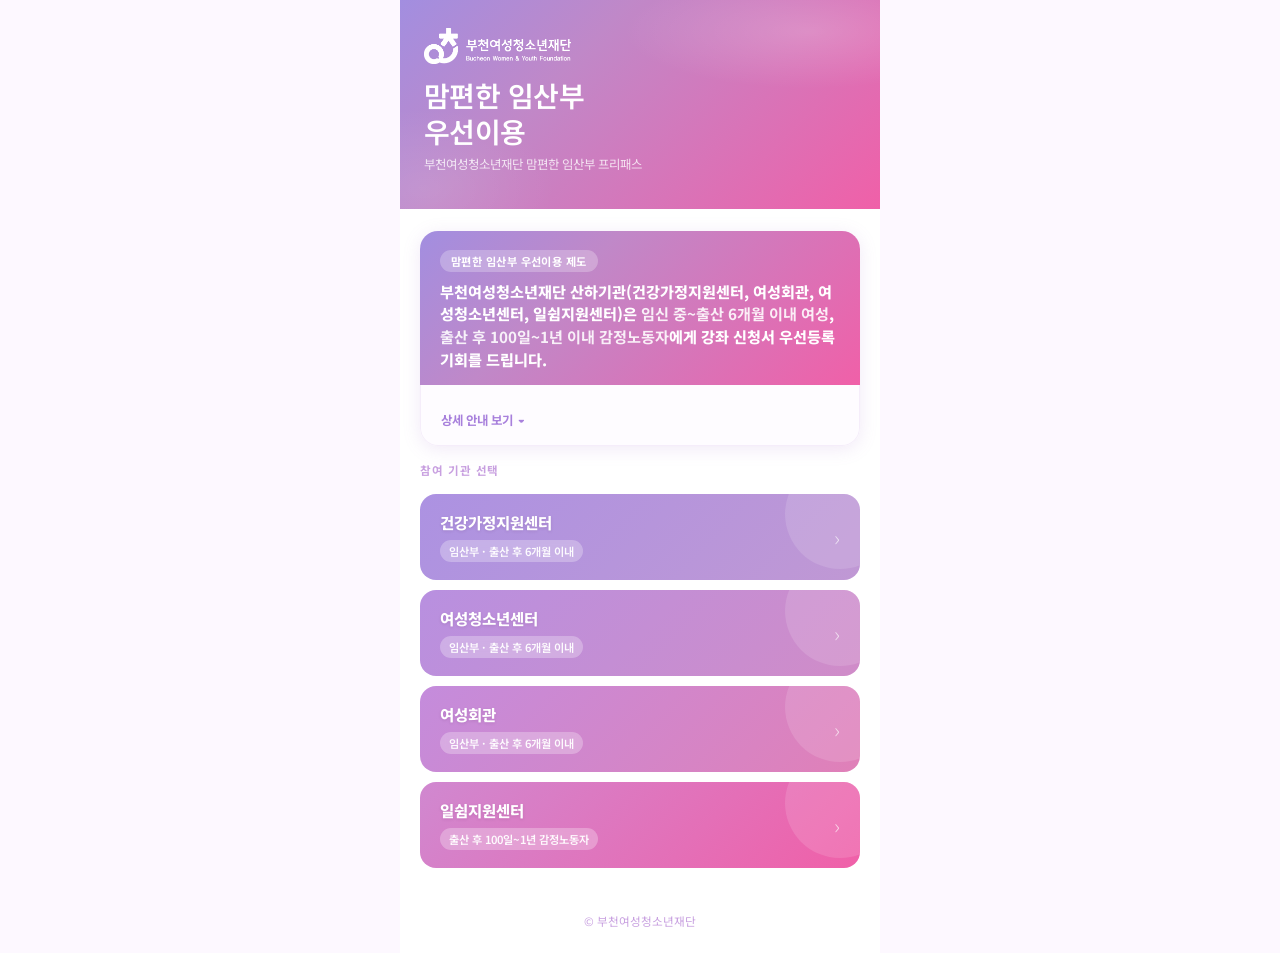
<file: index.html>
<!DOCTYPE html>
<html lang="ko">
<head>
    <meta charset="UTF-8">
    <meta name="viewport" content="width=device-width, initial-scale=1.0">
    <title>맘편한 임산부 우선이용 - 부천여성청소년재단</title>
    <link href="https://fonts.googleapis.com/css2?family=Noto+Sans+KR:wght@300;400;500;700;900&display=swap" rel="stylesheet">
    <style>
        * { margin:0; padding:0; box-sizing:border-box; }
        body { font-family:'Noto Sans KR',sans-serif; background:#FDF8FF; color:#2D1B4E; min-height:100vh; }
        .container { max-width:480px; margin:0 auto; min-height:100vh; display:flex; flex-direction:column; background:white; overflow:hidden; }

        /* 헤더 */
        .main-header {
            position:relative; padding:28px 24px 36px; overflow:hidden;
            background: linear-gradient(135deg, #A28EE0 0%, #C088C8 34%, #F060A8 100%);
        }
        .main-header::before {
            content:''; position:absolute; inset:0;
            background:
                radial-gradient(ellipse 70% 50% at 85% 15%, rgba(255,255,255,0.18) 0%, transparent 55%),
                radial-gradient(ellipse 50% 70% at 5%  90%, rgba(255,255,255,0.10) 0%, transparent 55%);
            pointer-events:none;
        }
        .header-inner { position:relative; z-index:2; }
        .logo-img-header { height:36px; width:auto; display:block; margin-bottom:14px; filter:brightness(0) invert(1); opacity:1.0; }
        .main-header h1 { font-size:1.75rem; font-weight:600; color:white; line-height:1.28; letter-spacing:-.02em; margin-bottom:5px; }
        .header-sub { font-size:0.78rem; color:rgba(255,255,255,0.78); }

        /* 메인 */
        main { flex:1; padding:22px 20px 28px; background:white; display:flex; flex-direction:column; gap:16px; }

        /* 안내 카드 */
        .notice-card { border-radius:18px; overflow:hidden; box-shadow:0 3px 18px rgba(160,110,200,.15); }
        .notice-top { background:linear-gradient(135deg, #A28EE0 0%, #C088C8 34%, #F060A8 100%); padding:16px 20px 14px; }
        .notice-pill {
            display:inline-block; background:rgba(255,255,255,0.25); color:white;
            font-size:0.7rem; font-weight:700; padding:3px 11px; border-radius:20px;
            margin-bottom:8px; letter-spacing:.04em; backdrop-filter:blur(4px);
        }
        .notice-title { font-size:.95rem; font-weight:800; color:white; line-height:1.5; }
        .notice-bottom {
            background:#FEFCFF; padding:16px 20px;
            border:1px solid rgba(180,130,210,.12); border-top:none; border-radius:0 0 18px 18px;
        }
        .notice-text { font-size:.84rem; color:#4A3567; line-height:1.85; }
        .notice-text em { font-style:normal; font-weight:700; color:#A880DC; }
        .toggle-btn {
            display:flex; align-items:center; gap:5px; width:100%; background:none; border:none;
            color:#A880DC; font-size:.78rem; font-weight:700; font-family:'Noto Sans KR',sans-serif;
            cursor:pointer; padding:10px 0 0; transition:opacity .2s;
        }
        .toggle-btn:hover { opacity:.7; }
        .notice-detail { overflow:hidden; max-height:0; transition:max-height .35s ease; }
        .notice-detail.open { max-height:600px; }
        .nd-inner { padding-top:14px; border-top:1px solid #ECC8F8; margin-top:10px; }
        .nd-table { width:100%; border-collapse:collapse; font-size:.79rem; }
        .nd-table th { background:#FDF0FF; padding:7px 10px; text-align:left; font-weight:700; color:#8050A8; border-bottom:1.5px solid #DDB0F0; }
        .nd-table td { padding:7px 10px; border-bottom:1px solid #F8F0FF; vertical-align:top; color:#4A3567; }
        .nd-table tr:last-child td { border-bottom:none; }
        .nd-note { margin-top:10px; font-size:.75rem; color:#C8A0E0; line-height:1.65; }

        /* 기관 목록 */
        .section-heading { font-size:.72rem; font-weight:700; color:#C8A0E0; letter-spacing:.08em; text-transform:uppercase; }
        .inst-list { display:flex; flex-direction:column; gap:10px; }
        .inst-card {
            display:flex; align-items:center; justify-content:space-between;
            border-radius:16px; padding:18px 20px; text-decoration:none;
            transition:transform .2s, box-shadow .2s; position:relative; overflow:hidden;
        }
        .inst-card:hover { transform:translateY(-2px); box-shadow:0 8px 24px rgba(160,110,200,.15); }
        .inst-card::before { content:''; position:absolute; top:-40%; right:-8%; width:110px; height:110px; border-radius:50%; background:rgba(255,255,255,0.13); pointer-events:none; }
        .inst-card.family { background:linear-gradient(135deg, #AC92E2, #C098D4); }
        .inst-card.youth  { background:linear-gradient(135deg, #B890E0, #D08CC8); }
        .inst-card.women  { background:linear-gradient(135deg, #C48CDC, #E080B8); }
        .inst-card.ilshim { background:linear-gradient(135deg, #D088D0, #F060A8); }
        .inst-left { position:relative; z-index:1; }
        .inst-name { font-size:.97rem; font-weight:800; color:white; line-height:1.3; margin-bottom:5px; text-shadow:0 1px 3px rgba(80,30,80,.15); }
        .inst-target { display:inline-block; font-size:.7rem; padding:3px 9px; border-radius:20px; font-weight:600; background:rgba(255,255,255,0.28); color:rgba(255,255,255,.95); backdrop-filter:blur(4px); }
        .inst-arrow { position:relative; z-index:1; color:rgba(255,255,255,.65); font-size:1.3rem; font-weight:300; line-height:1; }

        footer { padding:16px 20px 24px; text-align:center; background:white; }
        footer p { font-size:.73rem; color:#C8A0E0; }
    </style>
</head>
<body>
<div class="container">
    <header class="main-header">
        <div class="header-inner">
            <img src="[data-uri]" alt="부천여성청소년재단" class="logo-img-header">
            <h1>맘편한 임산부<br>우선이용</h1>
            <p class="header-sub">부천여성청소년재단 맘편한 임산부 프리패스</p>
        </div>
    </header>
    <main>
        <div class="notice-card">
            <div class="notice-top">
                <div class="notice-pill">맘편한 임산부 우선이용 제도</div>
                <p class="notice-title">부천여성청소년재단 산하기관(건강가정지원센터, 여성회관, 여성청소년센터, 일쉼지원센터)은 <span style="color:rgba(255,255,255,.88);font-weight:700;">임신 중~출산 6개월 이내 여성</span>, <span style="color:rgba(255,255,255,.88);font-weight:700;">출산 후 100일~1년 이내 감정노동자</span>에게 강좌 신청서 우선등록 기회를 드립니다.</p>
            </div>
            <div class="notice-bottom">
                <button class="toggle-btn" id="toggleBtn" onclick="toggleDetail()">
                    상세 안내 보기 <span id="toggleArrow">▾</span>
                </button>
                <div class="notice-detail" id="noticeDetail">
                    <div class="nd-inner">
                        <table class="nd-table">
                            <thead><tr><th>기관</th><th>참여 대상</th><th>프리패스</th></tr></thead>
                            <tbody>
                                <tr><td>건강가정지원센터</td><td>임신 중 또는<br>출산 후 6개월 이내</td><td>추후공지</td></tr>
                                <tr><td>여성청소년센터</td><td>임신 중 또는<br>출산 후 6개월 이내</td><td>추후공지</td></tr>
                                <tr><td>여성회관</td><td>임신 중 또는<br>출산 후 6개월 이내</td><td>추후공지</td></tr>
                                <tr><td>일쉼지원센터</td><td>산후 100일~1년<br>감정노동자</td><td>정원의 10%</td></tr>
                            </tbody>
                        </table>
                        <p class="nd-note">※ 문의는 각 기관으로 직접 연락해 주세요.<br>※ 프리패스 자리는 선착순으로 운영되며 기관별로 상이합니다.</p>
                    </div>
                </div>
            </div>
        </div>
        <p class="section-heading">참여 기관 선택</p>
        <div class="inst-list">
            <a href="inst.html?inst=family" class="inst-card family">
                <div class="inst-left"><div class="inst-name">건강가정지원센터</div><span class="inst-target">임산부 · 출산 후 6개월 이내</span></div>
                <span class="inst-arrow">›</span>
            </a>
            <a href="inst.html?inst=youth" class="inst-card youth">
                <div class="inst-left"><div class="inst-name">여성청소년센터</div><span class="inst-target">임산부 · 출산 후 6개월 이내</span></div>
                <span class="inst-arrow">›</span>
            </a>
            <a href="inst.html?inst=women" class="inst-card women">
                <div class="inst-left"><div class="inst-name">여성회관</div><span class="inst-target">임산부 · 출산 후 6개월 이내</span></div>
                <span class="inst-arrow">›</span>
            </a>
            <a href="ilshim.html" class="inst-card ilshim">
                <div class="inst-left"><div class="inst-name">일쉼지원센터</div><span class="inst-target">출산 후 100일~1년 감정노동자</span></div>
                <span class="inst-arrow">›</span>
            </a>
        </div>
    </main>
    <footer><p>© 부천여성청소년재단</p></footer>
</div>
<script>
function toggleDetail() {
    const d = document.getElementById('noticeDetail');
    const a = document.getElementById('toggleArrow');
    const b = document.getElementById('toggleBtn');
    d.classList.toggle('open');
    const open = d.classList.contains('open');
    a.textContent = open ? '▴' : '▾';
    b.childNodes[0].textContent = open ? '상세 안내 접기 ' : '상세 안내 보기 ';
}
</script>
</body>
</html>
</file>
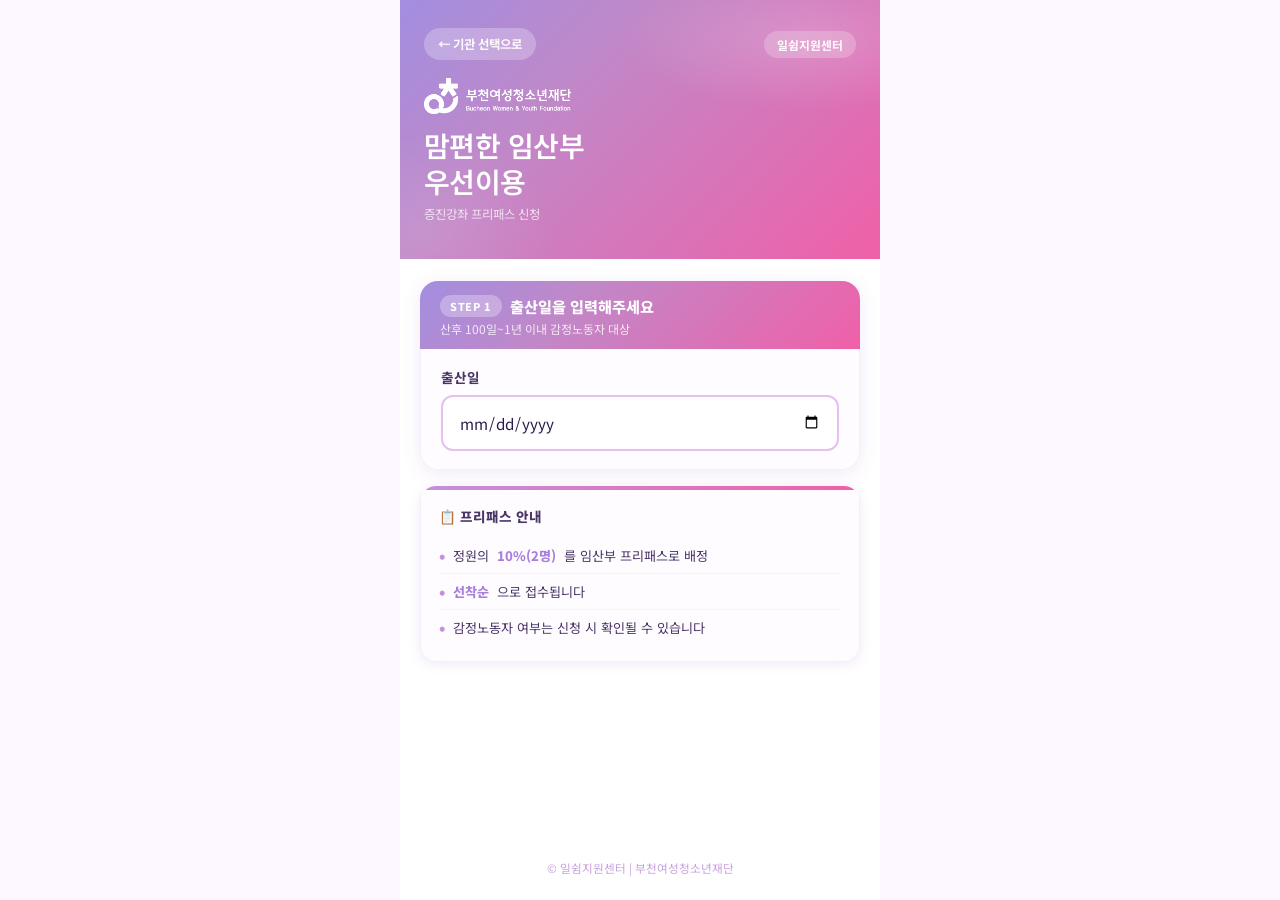
<file: ilshim.html>
<!DOCTYPE html>
<html lang="ko">
<head>
    <meta charset="UTF-8">
    <meta name="viewport" content="width=device-width, initial-scale=1.0">
    <title>일쉼지원센터 - 맘편한 임산부 우선이용</title>
    <link href="https://fonts.googleapis.com/css2?family=Noto+Sans+KR:wght@300;400;500;700;900&display=swap" rel="stylesheet">
    <style>
        * { margin:0; padding:0; box-sizing:border-box; }
        body { font-family:'Noto Sans KR',sans-serif; background:#FDF8FF; color:#2D1B4E; min-height:100vh; }
        .container { max-width:480px; margin:0 auto; min-height:100vh; display:flex; flex-direction:column; background:white; overflow:hidden; }
        .main-header { position:relative; padding:28px 24px 36px; overflow:hidden; background:linear-gradient(135deg, #A28EE0 0%, #C088C8 34%, #F060A8 100%); }
        .main-header::before {
            content:''; position:absolute; inset:0;
            background: radial-gradient(ellipse 70% 50% at 85% 15%, rgba(255,255,255,0.18) 0%, transparent 55%), radial-gradient(ellipse 50% 70% at 5% 90%, rgba(255,255,255,0.10) 0%, transparent 55%);
            pointer-events:none;
        }
        .header-inner { position:relative; z-index:2; }
        .header-top-row { display:flex; justify-content:space-between; align-items:center; margin-bottom:18px; }
        .back-link { display:inline-flex; align-items:center; gap:5px; background:rgba(255,255,255,0.25); color:rgba(255,255,255,0.95); text-decoration:none; padding:7px 14px; border-radius:20px; font-size:0.78rem; font-weight:700; transition:background .2s; backdrop-filter:blur(4px); }
        .back-link:hover { background:rgba(255,255,255,0.38); }
        .inst-badge { background:rgba(255,255,255,0.22); color:rgba(255,255,255,0.95); border-radius:20px; padding:5px 13px; font-size:0.74rem; font-weight:700; backdrop-filter:blur(4px); }
        .logo-img-header { height:36px; width:auto; display:block; margin-bottom:14px; filter:brightness(0) invert(1); opacity:1.0; }
        .main-header h1 { font-size:1.75rem; font-weight:600; color:white; line-height:1.28; letter-spacing:-.02em; margin-bottom:5px; }
        .header-sub { font-size:0.78rem; color:rgba(255,255,255,0.75); }
        main { flex:1; padding:22px 20px 28px; background:white; display:flex; flex-direction:column; gap:16px; }
        .step-card { border-radius:18px; overflow:hidden; box-shadow:0 3px 18px rgba(160,110,200,.15); }
        .step-card-top { background:linear-gradient(135deg, #A28EE0 0%, #C088C8 34%, #F060A8 100%); padding:14px 20px 12px; }
        .step-top-row { display:flex; align-items:center; gap:8px; margin-bottom:3px; }
        .step-pill { background:rgba(255,255,255,.28); color:white; font-size:.68rem; font-weight:800; padding:3px 10px; border-radius:20px; letter-spacing:.06em; flex-shrink:0; }
        .step-title { font-size:.95rem; font-weight:800; color:white; }
        .step-desc { font-size:.75rem; color:rgba(255,255,255,.82); }
        .step-card-body { background:#FEFCFF; padding:18px 20px; border:1px solid rgba(180,130,210,.12); border-top:none; border-radius:0 0 18px 18px; }
        .date-label { display:block; font-weight:700; margin-bottom:8px; color:#4A3567; font-size:.85rem; }
        .date-input { width:100%; padding:14px 16px; border:2px solid #E8C0F0; border-radius:12px; font-size:.95rem; font-family:'Noto Sans KR',sans-serif; color:#2D1B4E; background:white; transition:all .3s; cursor:pointer; }
        .date-input:focus { outline:none; border-color:#C088C8; box-shadow:0 0 0 3px rgba(180,100,200,.15); }
        .status-msg { margin-top:12px; padding:12px 16px; border-radius:12px; font-size:.85rem; font-weight:700; text-align:center; }
        .status-msg.ok { background:#F0FDF4; color:#15803D; }
        .status-msg.ng { background:#FFF0F7; color:#BE185D; }
        .prog-section { display:none; flex-direction:column; }
        .prog-section.visible { display:flex; }
        .prog-section-title { font-size:.72rem; font-weight:700; color:#C8A0E0; letter-spacing:.08em; text-transform:uppercase; margin-bottom:12px; }
        .prog-card { border-radius:16px; overflow:hidden; box-shadow:0 2px 14px rgba(160,110,200,.15); margin-bottom:11px; cursor:pointer; transition:transform .2s, box-shadow .2s; border:none; background:none; width:100%; text-align:left; font-family:'Noto Sans KR',sans-serif; display:block; }
        .prog-card:hover { transform:translateY(-2px); box-shadow:0 8px 24px rgba(180,80,180,.2); }
        .prog-card.dimmed { opacity:0.5; }
        .prog-card-bar { height:4px; background:linear-gradient(90deg, #C490DC, #F060A8); }
        .prog-card-body { background:#FEFCFF; padding:15px 18px; border:1px solid rgba(180,130,210,.12); border-top:none; border-radius:0 0 16px 16px; }
        .prog-card-header { display:flex; justify-content:space-between; align-items:center; margin-bottom:10px; }
        .prog-num { background:linear-gradient(135deg, #A28EE0, #D488CC); color:white; width:26px; height:26px; border-radius:50%; display:flex; align-items:center; justify-content:center; font-size:.8rem; font-weight:800; flex-shrink:0; }
        .prog-status-ok { background:#F0FDF4; color:#15803D; font-size:.72rem; font-weight:700; padding:3px 10px; border-radius:20px; }
        .prog-status-ng { background:#F5F0F8; color:#A080B8; font-size:.72rem; font-weight:700; padding:3px 10px; border-radius:20px; }
        .prog-name { font-size:.95rem; font-weight:800; color:#2D1B4E; margin-bottom:8px; line-height:1.3; }
        .prog-chips { display:flex; flex-wrap:wrap; gap:6px; }
        .chip { background:#FDF0FF; border:1px solid #E8C0F0; color:#9060B8; font-size:.72rem; font-weight:600; padding:3px 10px; border-radius:20px; }
        .info-section { border-radius:16px; overflow:hidden; box-shadow:0 2px 12px rgba(160,110,200,.15); }
        .info-bar { height:4px; background:linear-gradient(90deg, #C490DC, #F060A8); }
        .info-body { background:#FEFCFF; padding:16px 18px; border:1px solid rgba(180,130,210,.12); border-top:none; border-radius:0 0 16px 16px; }
        .info-body h3 { font-size:.85rem; font-weight:800; color:#4A3567; margin-bottom:12px; }
        .info-list { list-style:none; }
        .info-list li { padding:8px 0; border-bottom:1px solid #F8F0FF; font-size:.82rem; color:#4A3567; display:flex; align-items:flex-start; gap:8px; }
        .info-list li:last-child { border-bottom:none; }
        .info-list li::before { content:'•'; color:#C490DC; font-weight:900; font-size:1rem; line-height:1.2; flex-shrink:0; }
        .info-list strong { color:#A880DC; font-weight:800; }
        .modal { position:fixed; inset:0; background:rgba(45,27,78,.4); display:flex; align-items:flex-end; justify-content:center; z-index:1000; backdrop-filter:blur(4px); }
        .modal.hidden { display:none; }
        .modal-sheet { background:white; border-radius:24px 24px 0 0; padding:24px 24px 44px; width:100%; max-width:480px; max-height:88vh; overflow-y:auto; position:relative; box-shadow:0 -8px 40px rgba(45,27,78,.15); }
        .modal-handle { width:40px; height:4px; background:#ECC8F8; border-radius:2px; margin:0 auto 20px; }
        .close-btn { position:absolute; top:18px; right:18px; background:#FDF0FF; border:none; width:34px; height:34px; border-radius:50%; font-size:1rem; cursor:pointer; display:flex; align-items:center; justify-content:center; color:#C088C8; }
        .close-btn:hover { background:#F0D0F8; }
        .detail-num { background:linear-gradient(135deg, #A28EE0, #D488CC); color:white; width:32px; height:32px; border-radius:50%; display:flex; align-items:center; justify-content:center; font-size:.9rem; font-weight:800; margin-bottom:12px; }
        .detail-title { font-size:1.1rem; font-weight:900; color:#2D1B4E; margin-bottom:5px; line-height:1.3; }
        .detail-desc { font-size:.82rem; color:#7B6898; margin-bottom:18px; line-height:1.6; }
        .detail-grid { display:grid; gap:8px; margin-bottom:18px; }
        .detail-row { background:linear-gradient(135deg, #FDF0FF, #FFF0F7); padding:12px 14px; border-radius:12px; }
        .detail-row-label { font-size:.7rem; color:#B090C8; margin-bottom:3px; font-weight:600; }
        .detail-row-val { font-size:.88rem; font-weight:700; color:#2D1B4E; }
        .detail-row-val.accent { color:#A880DC; }
        .freepass-box { background:linear-gradient(135deg, #9880DC, #C088C8, #F060A8); border-radius:14px; padding:16px; text-align:center; margin-bottom:16px; }
        .freepass-label { font-size:.78rem; color:rgba(255,255,255,.85); margin-bottom:4px; }
        .freepass-val { font-size:1.1rem; font-weight:800; color:white; }
        .apply-btn { display:block; width:100%; padding:14px; background:linear-gradient(135deg, #A28EE0 0%, #F060A8 100%); color:white; text-align:center; text-decoration:none; border-radius:14px; font-weight:800; font-size:.92rem; font-family:'Noto Sans KR',sans-serif; transition:all .3s; box-shadow:0 4px 14px rgba(160,80,180,.28); }
        .apply-btn:hover { box-shadow:0 8px 24px rgba(160,80,180,.42); transform:translateY(-1px); }
        .notice-box { background:#FFF0F7; color:#BE185D; padding:14px; border-radius:12px; font-size:.85rem; text-align:center; font-weight:700; }
        footer { padding:16px 20px 24px; text-align:center; background:white; }
        footer p { font-size:.73rem; color:#C8A0E0; }
    </style>
</head>
<body>
<div class="container">
    <header class="main-header">
        <div class="header-inner">
            <div class="header-top-row">
                <a href="index.html" class="back-link">← 기관 선택으로</a>
                <span class="inst-badge">일쉼지원센터</span>
            </div>
            <img src="[data-uri]" alt="부천여성청소년재단" class="logo-img-header">
            <h1>맘편한 임산부<br>우선이용</h1>
            <p class="header-sub">증진강좌 프리패스 신청</p>
        </div>
    </header>
    <main>
        <div class="step-card">
            <div class="step-card-top">
                <div class="step-top-row"><span class="step-pill">STEP 1</span><span class="step-title">출산일을 입력해주세요</span></div>
                <div class="step-desc">산후 100일~1년 이내 감정노동자 대상</div>
            </div>
            <div class="step-card-body">
                <label class="date-label">출산일</label>
                <input type="date" id="birthDate" class="date-input" onchange="onDateChange()">
                <div id="statusWrap" style="display:none;"><div class="status-msg" id="statusMessage"></div></div>
            </div>
        </div>
        <div class="prog-section" id="programSection">
            <p class="prog-section-title">참여 가능한 프로그램</p>
            <div id="programList"></div>
        </div>
        <div class="info-section">
            <div class="info-bar"></div>
            <div class="info-body">
                <h3>📋 프리패스 안내</h3>
                <ul class="info-list">
                    <li>정원의 <strong>10%(2명)</strong>를 임산부 프리패스로 배정</li>
                    <li><strong>선착순</strong>으로 접수됩니다</li>
                    <li>감정노동자 여부는 신청 시 확인될 수 있습니다</li>
                </ul>
            </div>
        </div>
    </main>
    <footer><p>© 일쉼지원센터 | 부천여성청소년재단</p></footer>
</div>
<div id="detail-modal" class="modal hidden" onclick="if(event.target===this)closeModal()">
    <div class="modal-sheet">
        <div class="modal-handle"></div>
        <button class="close-btn" onclick="closeModal()">✕</button>
        <div id="modal-body"></div>
    </div>
</div>
<script>
const programs = [{"id": 1, "name": "SNPE 바른자세 척추운동", "part": "1부", "target": "산후 100일~1년 이내 감정노동자", "minDays": 100, "maxDays": 365, "schedule": {"days": "매주 수요일", "time": "18:50-19:40", "period": "5월~8월"}, "freePass": {"ratio": "10%", "count": 2}, "application": {"method": "선착순"}, "link": "https://www.bcilshim.or.kr/main/site/edusatRequest/edusat.do?proc_type=view&edu_idx=112", "description": "SNPE 바른자세척추운동 1부 (최고운 강사)"}, {"id": 2, "name": "SNPE 바른자세 척추운동", "part": "2부", "target": "산후 100일~1년 이내 감정노동자", "minDays": 100, "maxDays": 365, "schedule": {"days": "매주 수요일", "time": "19:50-20:40", "period": "5월~8월"}, "freePass": {"ratio": "10%", "count": 2}, "application": {"method": "선착순"}, "link": "https://www.bcilshim.or.kr/main/site/edusatRequest/edusat.do?proc_type=view&edu_idx=113", "description": "SNPE 바른자세척추운동 2부 (최고운 강사)"}, {"id": 3, "name": "아사나를 통한 교정 및 통증 완화", "part": null, "target": "산후 100일~1년 이내 감정노동자", "minDays": 100, "maxDays": 365, "schedule": {"days": "매주 목요일", "time": "18:50-20:10", "period": "5월~8월"}, "freePass": {"ratio": "10%", "count": 2}, "application": {"method": "선착순"}, "link": "https://www.bcilshim.or.kr/main/site/edusatRequest/edusat.do?proc_type=view&edu_idx=114", "description": "아사나를 통한 교정 및 통증완화"}, {"id": 4, "name": "코어&근력강화 소도구 필라테스", "part": "1부", "target": "산후 100일~1년 이내 감정노동자", "minDays": 100, "maxDays": 365, "schedule": {"days": "매주 토요일", "time": "9:30-10:20", "period": "5월~8월"}, "freePass": {"ratio": "10%", "count": 2}, "application": {"method": "선착순"}, "link": "https://www.bcilshim.or.kr/main/site/edusatRequest/edusat.do?proc_type=view&edu_idx=115", "description": "코어&근력강화 소도구 필라테스 1부"}, {"id": 5, "name": "코어&근력강화 소도구 필라테스", "part": "2부", "target": "산후 100일~1년 이내 감정노동자", "minDays": 100, "maxDays": 365, "schedule": {"days": "매주 토요일", "time": "10:30-11:20", "period": "5월~8월"}, "freePass": {"ratio": "10%", "count": 2}, "application": {"method": "선착순"}, "link": "https://www.bcilshim.or.kr/main/site/edusatRequest/edusat.do?proc_type=view&edu_idx=116", "description": "코어&근력강화 소도구 필라테스 2부"}];
document.getElementById('birthDate').setAttribute('max', new Date().toISOString().split('T')[0]);
function onDateChange() {
    const val = document.getElementById('birthDate').value;
    if (!val) return;
    const d = Math.ceil(Math.abs(new Date()-new Date(val))/86400000);
    const sw = document.getElementById('statusWrap');
    const sm = document.getElementById('statusMessage');
    sw.style.display = 'block';
    let ok = false;
    if (d < 100) { sm.textContent='⚠️ '+(100-d)+'일 후 신청 가능 (산후 100일부터)'; sm.className='status-msg ng'; }
    else if (d > 365) { sm.textContent='⚠️ 신청 기간이 지났습니다 (산후 1년 이내)'; sm.className='status-msg ng'; }
    else { sm.textContent='✓ 참여 가능합니다 (산후 '+d+'일)'; sm.className='status-msg ok'; ok=true; }
    renderPrograms(d, ok);
}
function renderPrograms(d, ok) {
    const sec=document.getElementById('programSection');
    const lst=document.getElementById('programList');
    sec.classList.add('visible'); lst.innerHTML='';
    programs.forEach(function(p,i) {
        const can=ok&&d>=p.minDays&&d<=p.maxDays;
        const c=document.createElement('button');
        c.type='button'; c.className='prog-card'+(can?'':' dimmed');
        c.onclick=function(){openModal(p,i+1,can,d);};
        c.innerHTML='<div class="prog-card-bar"></div><div class="prog-card-body"><div class="prog-card-header"><span class="prog-num">'+(i+1)+'</span><span class="'+(can?'prog-status-ok':'prog-status-ng')+'">'+(can?'신청 가능':'조건 미충족')+'</span></div><div class="prog-name">'+p.name+(p.part?' '+p.part:'')+'</div><div class="prog-chips"><span class="chip">📅 '+p.schedule.days+'</span><span class="chip">⏰ '+p.schedule.time+'</span><span class="chip">🗓 '+p.schedule.period+'</span></div></div>';
        lst.appendChild(c);
    });
}
function openModal(p,num,ok,d) {
    const body=document.getElementById('modal-body');
    const action=ok
        ?'<div class="freepass-box"><div class="freepass-label">임산부 프리패스 정원</div><div class="freepass-val">정원의 '+p.freePass.ratio+' ('+p.freePass.count+'명)</div></div><a href="'+p.link+'" target="_blank" class="apply-btn">프리패스 신청하러 가기 →</a>'
        :'<div class="notice-box">'+(d<p.minDays?'신청 가능까지 '+(p.minDays-d)+'일 남았습니다':'신청 가능 기간이 지났습니다')+'</div>';
    body.innerHTML='<div class="detail-num">'+num+'</div><div class="detail-title">'+p.name+(p.part?' '+p.part:'')+'</div><div class="detail-desc">'+p.description+'</div><div class="detail-grid"><div class="detail-row"><div class="detail-row-label">📅 운영기간</div><div class="detail-row-val">'+p.schedule.period+'</div></div><div class="detail-row"><div class="detail-row-label">⏰ 시간</div><div class="detail-row-val">'+p.schedule.time+'</div></div><div class="detail-row"><div class="detail-row-label">📍 요일</div><div class="detail-row-val">'+p.schedule.days+'</div></div><div class="detail-row"><div class="detail-row-label">👤 대상</div><div class="detail-row-val accent">'+p.target+'</div></div><div class="detail-row"><div class="detail-row-label">📝 신청방법</div><div class="detail-row-val">'+p.application.method+'</div></div></div>'+action;
    document.getElementById('detail-modal').classList.remove('hidden');
    document.body.style.overflow='hidden';
}
function closeModal() {
    document.getElementById('detail-modal').classList.add('hidden');
    document.body.style.overflow='auto';
}
</script>
</body>
</html>
</file>
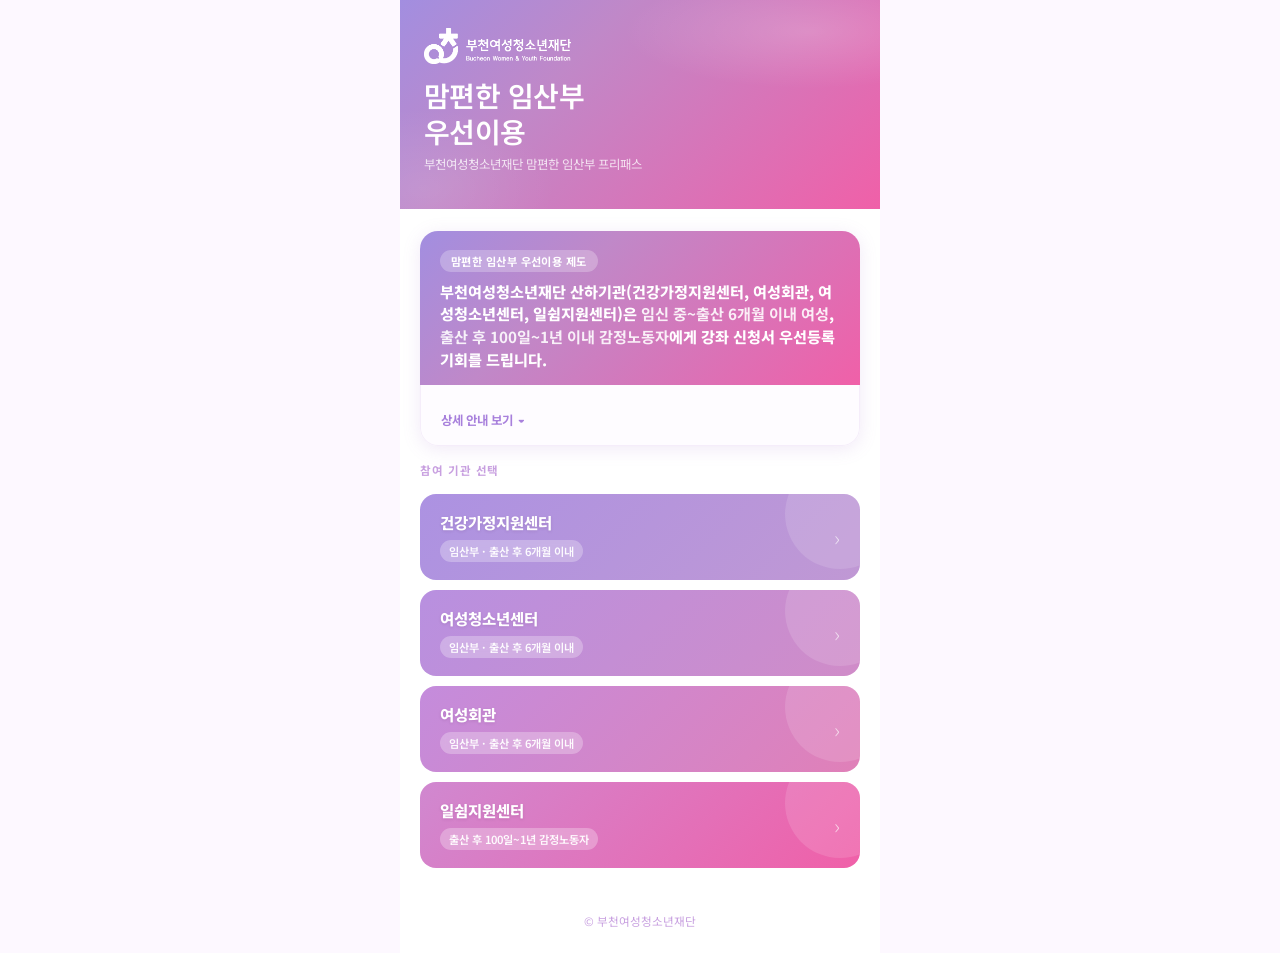
<file: inst.html>
<!DOCTYPE html>
<html lang="ko">
<head>
    <meta charset="UTF-8">
    <meta name="viewport" content="width=device-width, initial-scale=1.0">
    <title>맘편한 임산부 우선이용</title>
    <link href="https://fonts.googleapis.com/css2?family=Noto+Sans+KR:wght@300;400;500;700;900&display=swap" rel="stylesheet">
    <style>
        * { margin:0; padding:0; box-sizing:border-box; }
        body { font-family:'Noto Sans KR',sans-serif; background:#FDF8FF; color:#2D1B4E; min-height:100vh; }
        .container { max-width:480px; margin:0 auto; min-height:100vh; display:flex; flex-direction:column; background:white; overflow:hidden; }

        .main-header {
            position:relative; padding:28px 24px 36px; overflow:hidden;
            background: linear-gradient(135deg, #A28EE0 0%, #C088C8 34%, #F060A8 100%);
        }
        .main-header::before {
            content:''; position:absolute; inset:0;
            background:
                radial-gradient(ellipse 70% 50% at 88% 12%, rgba(255,255,255,0.18) 0%, transparent 55%),
                radial-gradient(ellipse 50% 70% at 5%  90%, rgba(255,255,255,0.10) 0%, transparent 55%);
            pointer-events:none;
        }
        .header-inner { position:relative; z-index:2; }
        .header-top-row { display:flex; justify-content:space-between; align-items:center; margin-bottom:16px; }
        .back-link {
            display:inline-flex; align-items:center; gap:5px;
            background:rgba(255,255,255,0.25); color:rgba(255,255,255,0.95);
            text-decoration:none; padding:7px 14px; border-radius:20px;
            font-size:0.78rem; font-weight:700; transition:background .2s; backdrop-filter:blur(4px);
        }
        .back-link:hover { background:rgba(255,255,255,0.38); }
        .inst-badge {
            background:rgba(255,255,255,0.22); color:rgba(255,255,255,0.95);
            border-radius:20px; padding:5px 13px; font-size:0.74rem; font-weight:700;
            backdrop-filter:blur(4px);
        }
        .logo-img-header { height:36px; width:auto; display:block; margin-bottom:14px; filter:brightness(0) invert(1); opacity:1.0; }
        .main-header h1 { font-size:1.7rem; font-weight:600; color:white; line-height:1.28; letter-spacing:-.02em; margin-bottom:5px; }
        .header-sub { font-size:0.78rem; color:rgba(255,255,255,0.75); }

        main { flex:1; padding:22px 20px 28px; background:white; display:flex; flex-direction:column; gap:16px; }

        .step-card { border-radius:18px; overflow:hidden; box-shadow:0 3px 18px rgba(160,110,200,.15); }
        .step-card-top {
            background: linear-gradient(135deg, #A28EE0 0%, #C088C8 34%, #F060A8 100%);
            padding:14px 20px 12px;
        }
        .step-top-row { display:flex; align-items:center; gap:8px; margin-bottom:3px; }
        .step-pill { background:rgba(255,255,255,.28); color:white; font-size:.68rem; font-weight:800; padding:3px 10px; border-radius:20px; letter-spacing:.06em; flex-shrink:0; }
        .step-title { font-size:.95rem; font-weight:800; color:white; }
        .step-desc { font-size:.75rem; color:rgba(255,255,255,.82); }
        .step-card-body { background:#FEFCFF; padding:18px 20px; border:1px solid rgba(155,127,220,.1); border-top:none; border-radius:0 0 18px 18px; }

        .yn-group { display:grid; grid-template-columns:1fr 1fr; gap:10px; margin-bottom:14px; }
        .yn-btn {
            padding:14px 10px; border-radius:14px; border:2px solid #E8C0F0;
            background:white; font-size:.88rem; font-weight:700;
            font-family:'Noto Sans KR',sans-serif; cursor:pointer; transition:all .2s; color:#4A3567;
        }
        .yn-btn:hover { border-color:#C4A8E8; background:#FDF4FF; }
        .yn-btn.selected { background:linear-gradient(135deg,#A78FDC,#D4A0CC,#F0B8CC); color:white; border-color:transparent; box-shadow:0 4px 14px rgba(167,143,220,.3); }

        .date-label { display:block; font-weight:700; margin-bottom:8px; color:#4A3567; font-size:.85rem; }
        .date-input {
            width:100%; padding:14px 16px; border:2px solid #E8C0F0;
            border-radius:12px; font-size:.95rem; font-family:'Noto Sans KR',sans-serif;
            color:#2D1B4E; background:white; transition:all .3s; cursor:pointer;
        }
        .date-input:focus { outline:none; border-color:#C088C8; box-shadow:0 0 0 3px rgba(167,143,220,.15); }
        .status-msg { margin-top:12px; padding:12px 16px; border-radius:12px; font-size:.85rem; font-weight:700; text-align:center; }
        .status-msg.ok { background:#F0FDF4; color:#15803D; }
        .status-msg.ng { background:#FFF0F7; color:#BE185D; }
        .preg-ok { background:linear-gradient(135deg,#F0FDF4,#D1FAE5); border-radius:12px; padding:14px; text-align:center; font-size:.85rem; color:#065F46; font-weight:700; }

        .prog-section-title { font-size:.72rem; font-weight:700; color:#B8A0D8; letter-spacing:.08em; text-transform:uppercase; margin-bottom:12px; }
        .prog-card { border-radius:16px; overflow:hidden; box-shadow:0 2px 14px rgba(160,110,200,.15); margin-bottom:11px; }
        .prog-card-bar { height:4px; background:linear-gradient(90deg,#C4A8E8,#F0B8CC); }
        .prog-card-body { background:#FEFCFF; padding:16px 18px; border:1px solid rgba(155,127,220,.1); border-top:none; border-radius:0 0 16px 16px; }
        .prog-name { font-size:.97rem; font-weight:800; color:#2D1B4E; margin-bottom:6px; }
        .prog-desc { font-size:.8rem; color:#7B6898; margin-bottom:12px; line-height:1.6; }
        .prog-chips { display:flex; flex-wrap:wrap; gap:6px; margin-bottom:12px; }
        .chip { background:#FDF0FF; border:1px solid #E8C0F0; color:#9060B8; font-size:.72rem; font-weight:600; padding:3px 10px; border-radius:20px; }
        .prog-divider { border:none; border-top:1px dashed #E8D5F0; margin-bottom:12px; }
        .freepass-row { background:linear-gradient(135deg,#A78FDC,#D4A0CC,#F0B8CC); border-radius:10px; padding:10px 14px; font-size:.78rem; font-weight:700; color:white; text-align:center; margin-bottom:10px; }
        .apply-meta { font-size:.76rem; color:#9B84B8; margin-bottom:10px; }
        .apply-btn {
            display:block; width:100%; padding:13px;
            background:linear-gradient(135deg,#A78FDC 0%,#D4A0CC 50%,#F0B8CC 100%);
            color:white; text-align:center; text-decoration:none; border-radius:12px;
            font-weight:800; font-size:.9rem; font-family:'Noto Sans KR',sans-serif;
            transition:all .3s; box-shadow:0 4px 14px rgba(167,143,220,.28);
        }
        .apply-btn:hover { box-shadow:0 8px 22px rgba(167,143,220,.42); transform:translateY(-1px); }

        .not-eligible-box { background:#FFF0F7; border-radius:16px; padding:22px; text-align:center; margin-bottom:18px; border:1px solid #FECDD3; }
        .not-eligible-box p { color:#BE185D; font-weight:700; margin-bottom:14px; font-size:.88rem; }
        .homepage-btn {
            display:inline-block; padding:11px 22px; background:white;
            color:#A78FDC; border-radius:12px; font-weight:700; font-size:.85rem;
            text-decoration:none; border:2px solid #E8C0F0; transition:all .2s;
        }
        .homepage-btn:hover { background:#FDF4FF; }

        .inst-info { border-radius:16px; overflow:hidden; box-shadow:0 2px 12px rgba(155,127,220,.1); margin-bottom:18px; }
        .inst-info-bar { height:4px; background:linear-gradient(90deg,#C4A8E8,#F0B8CC); }
        .inst-info-body { background:#FEFCFF; padding:16px 18px; border:1px solid rgba(155,127,220,.1); border-top:none; border-radius:0 0 16px 16px; }
        .inst-info-title { font-size:.82rem; font-weight:800; color:#4A3567; margin-bottom:12px; }
        .info-row { display:flex; gap:10px; padding:7px 0; border-bottom:1px solid #F8F0FF; font-size:.8rem; }
        .info-row:last-child { border-bottom:none; }
        .ikey { color:#B8A0D8; min-width:56px; font-weight:600; }
        .ival { color:#2D1B4E; font-weight:600; }
        .ival a { color:#A78FDC; text-decoration:none; }

        .hidden { display:none; }
        footer { padding:16px 20px 24px; text-align:center; background:white; }
        footer p { font-size:.73rem; color:#C4A8E8; }
    </style>
</head>
<body>
<div class="container">
    <header class="main-header">
        <div class="header-inner">
            <div class="header-top-row">
                <a href="index.html" class="back-link">← 기관 선택으로</a>
                <span class="inst-badge" id="instBadge">기관</span>
            </div>
            <img src="[data-uri]" alt="부천여성청소년재단" class="logo-img-header">
            <h1>맘편한 임산부<br>우선이용</h1>
            <p class="header-sub">자격 확인 및 프로그램 신청</p>
        </div>
    </header>
    <main>
        <div class="step-card">
            <div class="step-card-top">
                <div class="step-top-row">
                    <span class="step-pill">STEP 1</span>
                    <span class="step-title">현재 상태를 선택해주세요</span>
                </div>
                <div class="step-desc">임신 중이거나 출산 후 6개월 이내 여성 대상</div>
            </div>
            <div class="step-card-body">
                <div class="yn-group">
                    <button class="yn-btn" id="btnP" onclick="sel('pregnant')">🤰 임신 중</button>
                    <button class="yn-btn" id="btnB" onclick="sel('postpartum')">👶 출산 후</button>
                </div>
                <div id="pregSec" class="hidden"><div class="preg-ok">✅ 임신 중이시군요!<br>프리패스 신청 대상입니다.</div></div>
                <div id="birthSec" class="hidden">
                    <label class="date-label">출산일을 입력해주세요</label>
                    <input type="date" id="birthDate" class="date-input" onchange="checkBirth()">
                    <div id="birthStatus" class="hidden"><div class="status-msg" id="statusMsg"></div></div>
                </div>
            </div>
        </div>
        <div id="progSection" class="hidden">
            <p class="prog-section-title">참여 가능한 프로그램</p>
            <div id="progList"></div>
        </div>
        <div id="notEligSec" class="hidden">
            <div class="not-eligible-box">
                <p id="notEligMsg">⚠️ 프리패스 신청 기간이 지났습니다</p>
                <a id="homeLink" href="#" target="_blank" class="homepage-btn">기관 홈페이지 바로가기 →</a>
            </div>
        </div>
        <div class="inst-info">
            <div class="inst-info-bar"></div>
            <div class="inst-info-body" id="instInfoBody"></div>
        </div>
    </main>
    <footer><p id="footerTxt">© 부천여성청소년재단</p></footer>
</div>
<script src="inst-data.js"></script>
<script>
const params = new URLSearchParams(location.search);
const inst = institutionsData[params.get('inst')];
if (!inst) location.href = 'index.html';

document.getElementById('instBadge').textContent = inst.name;
document.title = inst.name + ' - 맘편한 임산부 우선이용';
document.getElementById('footerTxt').textContent = '© ' + inst.fullName + ' | 부천여성청소년재단';
document.getElementById('homeLink').href = inst.website;
document.getElementById('instInfoBody').innerHTML =
    '<p class="inst-info-title">📞 기관 정보</p>' +
    '<div class="info-row"><span class="ikey">기관명</span><span class="ival">'+inst.fullName+'</span></div>' +
    '<div class="info-row"><span class="ikey">전화</span><span class="ival">'+inst.phone+'</span></div>' +
    '<div class="info-row"><span class="ikey">주소</span><span class="ival">'+inst.address+'</span></div>' +
    '<div class="info-row"><span class="ikey">홈페이지</span><span class="ival"><a href="'+inst.website+'" target="_blank">바로가기 →</a></span></div>' +
    '<div class="info-row"><span class="ikey">신청</span><span class="ival">'+inst.applicationNote+'</span></div>';

document.getElementById('birthDate').setAttribute('max', new Date().toISOString().split('T')[0]);

function sel(s) {
    document.getElementById('btnP').classList.toggle('selected', s==='pregnant');
    document.getElementById('btnB').classList.toggle('selected', s==='postpartum');
    document.getElementById('pregSec').classList.toggle('hidden', s!=='pregnant');
    document.getElementById('birthSec').classList.toggle('hidden', s!=='postpartum');
    document.getElementById('progSection').classList.add('hidden');
    document.getElementById('notEligSec').classList.add('hidden');
    if (s==='pregnant') showProgs();
    else document.getElementById('birthStatus').classList.add('hidden');
}

function checkBirth() {
    const v = document.getElementById('birthDate').value;
    if (!v) return;
    const d = Math.ceil(Math.abs(new Date()-new Date(v))/86400000);
    const sw = document.getElementById('birthStatus');
    const sm = document.getElementById('statusMsg');
    sw.classList.remove('hidden');
    if (d <= inst.maxPostpartumDays) {
        sm.textContent = '✓ 출산 후 '+d+'일 — 참여 가능합니다 ('+(inst.maxPostpartumDays-d)+'일 남음)';
        sm.className = 'status-msg ok';
        showProgs();
    } else {
        sm.textContent = '⚠️ 출산 후 '+d+'일이 지났습니다 (6개월 초과)';
        sm.className = 'status-msg ng';
        document.getElementById('progSection').classList.add('hidden');
        document.getElementById('notEligSec').classList.remove('hidden');
        document.getElementById('notEligMsg').textContent = '⚠️ 출산 후 6개월이 지나 프리패스 대상이 아닙니다.';
    }
}

function showProgs() {
    const sec = document.getElementById('progSection');
    const lst = document.getElementById('progList');
    document.getElementById('notEligSec').classList.add('hidden');
    sec.classList.remove('hidden');
    lst.innerHTML = '';
    inst.programs.forEach(function(p) {
        const c = document.createElement('div');
        c.className = 'prog-card';
        const isPH = p.link.includes('000000');
        c.innerHTML =
            '<div class="prog-card-bar"></div>' +
            '<div class="prog-card-body">' +
              '<div class="prog-name">'+p.name+'</div>' +
              '<div class="prog-desc">'+p.description+'</div>' +
              '<div class="prog-chips">' +
                '<span class="chip">📅 '+p.schedule.days+'</span>' +
                '<span class="chip">⏰ '+p.schedule.time+'</span>' +
                '<span class="chip">🗓 '+p.schedule.period+'</span>' +
              '</div>' +
              '<hr class="prog-divider">' +
              '<div class="freepass-row">🎟 프리패스 배정 '+p.freePass.count+' / 전체 '+p.freePass.totalCapacity+' ('+p.freePass.ratio+')</div>' +
              '<div class="apply-meta">📝 '+p.application.method+' | 신청기간: '+p.application.period+'</div>' +
              '<a href="'+p.link+'" target="_blank" class="apply-btn'+(isPH?' disabled':'')+'">' +
                (isPH ? '신청 링크 준비 중' : '프리패스 신청하러 가기 →') +
              '</a>' +
            '</div>';
        lst.appendChild(c);
    });
}
</script>
</body>
</html>
</file>
